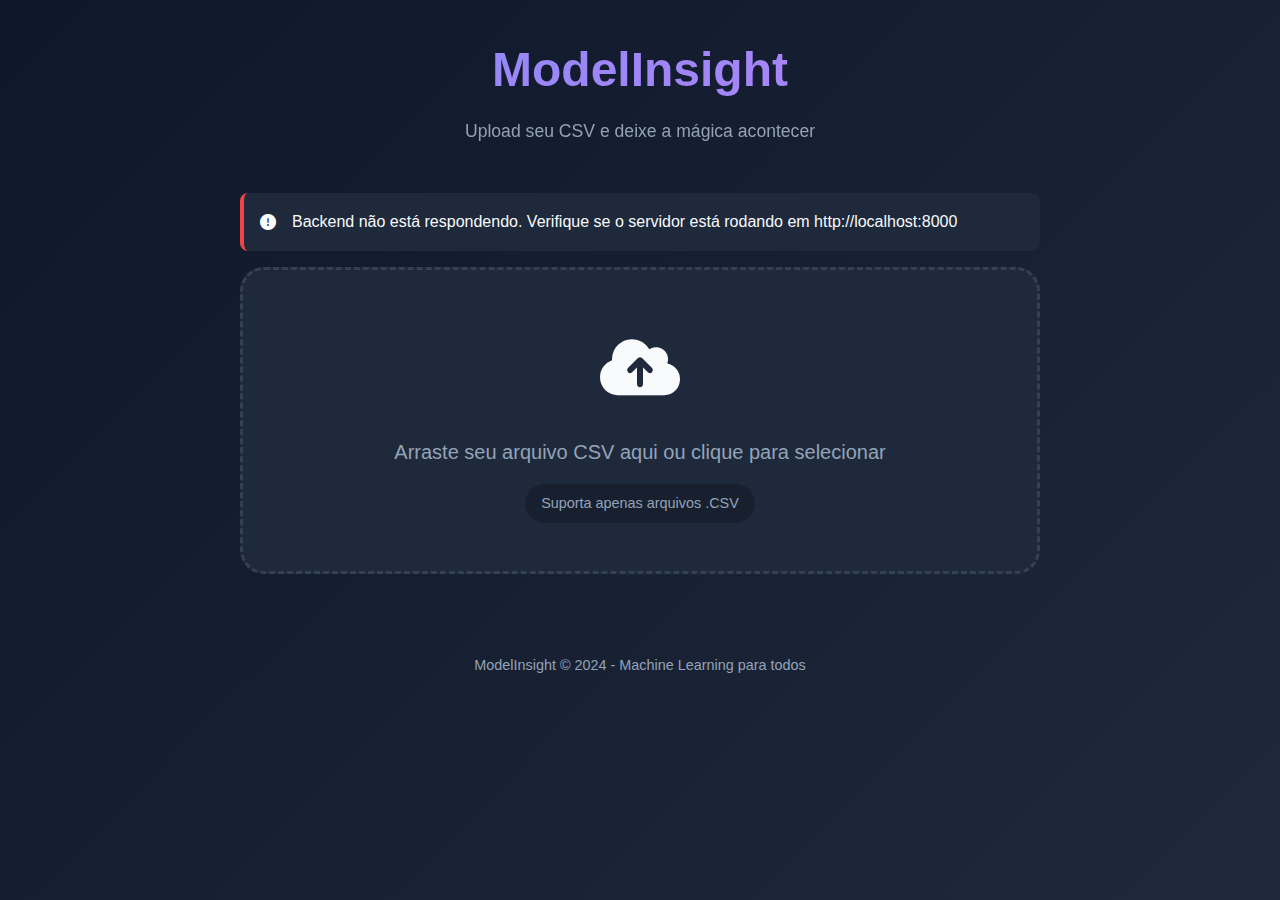
<file: modelinsight/frontend/index.html>
<!DOCTYPE html>
<html lang="pt-BR">
<head>
    <meta charset="UTF-8">
    <meta name="viewport" content="width=device-width, initial-scale=1.0">
    <title>ModelInsight - Upload de Dados</title>
    
    <!-- Font Awesome para ícones -->
    <link rel="stylesheet" href="https://cdnjs.cloudflare.com/ajax/libs/font-awesome/6.4.0/css/all.min.css">
    
    <!-- CSS Personalizado -->
    <link rel="stylesheet" href="css/styles.css">
</head>
<body>
    <div class="container">
        <header class="header">
            <h1>ModelInsight</h1>
            <p>Upload seu CSV e deixe a mágica acontecer</p>
        </header>
        
        <div class="upload-container">
            <!-- Área de Upload -->
            <div class="upload-area" id="uploadArea">
                <div class="upload-icon">
                    <i class="fas fa-cloud-upload-alt"></i>
                </div>
                <div class="upload-text">
                    Arraste seu arquivo CSV aqui ou clique para selecionar
                </div>
                <div class="upload-hint">
                    Suporta apenas arquivos .CSV
                </div>
                <input type="file" id="fileInput" accept=".csv" hidden>
            </div>
            
            <!-- Info do Arquivo -->
            <div class="file-info" id="fileInfo">
                <i class="fas fa-file-csv"></i>
                <span class="file-name" id="fileName"></span>
                <span>selecionado com sucesso!</span>
            </div>
            
            <!-- Formulário de Configuração -->
            <div class="config-form" id="configForm">
                <div class="form-group">
                    <label for="columnSelect">
                        <i class="fas fa-bullseye"></i>
                        Coluna Alvo (o que quer prever?)
                    </label>
                    <select id="columnSelect" required>
                        <option value="">Selecione a coluna alvo</option>
                    </select>
                </div>
                
                <div class="form-group">
                    <label for="problemType">
                        <i class="fas fa-cogs"></i>
                        Tipo de Problema
                    </label>
                    <select id="problemType" required>
                        <option value="regression">Regressão (prever números)</option>
                        <option value="classification">Classificação (prever categorias)</option>
                    </select>
                </div>
                
                <button class="btn" id="trainBtn">
                    <i class="fas fa-brain"></i>
                    Treinar Modelos
                </button>
            </div>
            
            <!-- Loading -->
            <div class="loading" id="loading">
                <div class="spinner"></div>
                <h3>Processando seus dados</h3>
                <div class="progress-bar">
                    <div class="progress-fill" id="progressFill"></div>
                </div>
                <p id="statusMessage">Iniciando upload...</p>
            </div>
        </div>
        
        <footer class="footer">
            <p>ModelInsight &copy; 2024 - Machine Learning para todos</p>
        </footer>
    </div>
    
    <!-- GSAP para animações -->
    <script src="https://cdnjs.cloudflare.com/ajax/libs/gsap/3.12.2/gsap.min.js"></script>
    
    <!-- JavaScript -->
    <script src="js/api.js"></script>
    <script src="js/upload.js"></script>
</body>
</html>
</file>
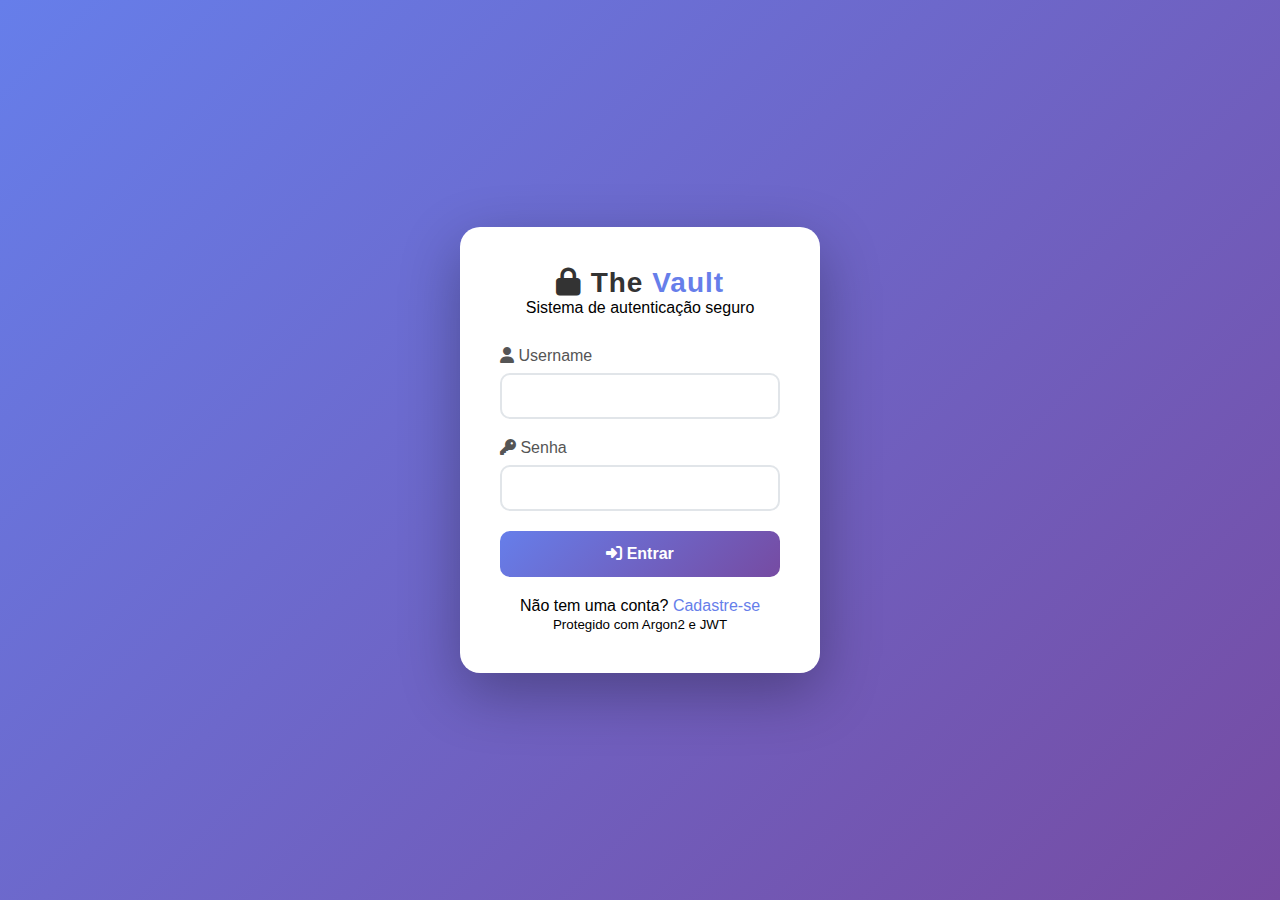
<file: the vault/frontend/index.html>
<!DOCTYPE html>
<html lang="pt-BR">
<head>
    <meta charset="UTF-8">
    <meta name="viewport" content="width=device-width, initial-scale=1.0">
    <title>The Vault - Login</title>
    <link rel="stylesheet" href="css/style.css">
    <link rel="stylesheet" href="https://cdnjs.cloudflare.com/ajax/libs/font-awesome/6.4.0/css/all.min.css">
</head>
<body>
    <div class="container">
        <div class="auth-card">
            <div class="logo">
                <h1><i class="fas fa-lock"></i> The <span>Vault</span></h1>
                <p>Sistema de autenticação seguro</p>
            </div>
            
            <div id="alert" class="alert"></div>
            
            <form id="loginForm">
                <div class="form-group">
                    <label for="username"><i class="fas fa-user"></i> Username</label>
                    <input type="text" id="username" name="username" required>
                </div>
                
                <div class="form-group">
                    <label for="password"><i class="fas fa-key"></i> Senha</label>
                    <input type="password" id="password" name="password" required>
                </div>
                
                <button type="submit" class="btn">
                    <i class="fas fa-sign-in-alt"></i> Entrar
                </button>
            </form>
            
            <div class="links">
                <p>Não tem uma conta? <a href="register.html">Cadastre-se</a></p>
                <p><small>Protegido com Argon2 e JWT</small></p>
            </div>
        </div>
    </div>
    
    <script src="js/auth.js"></script>
</body>
</html>
</file>
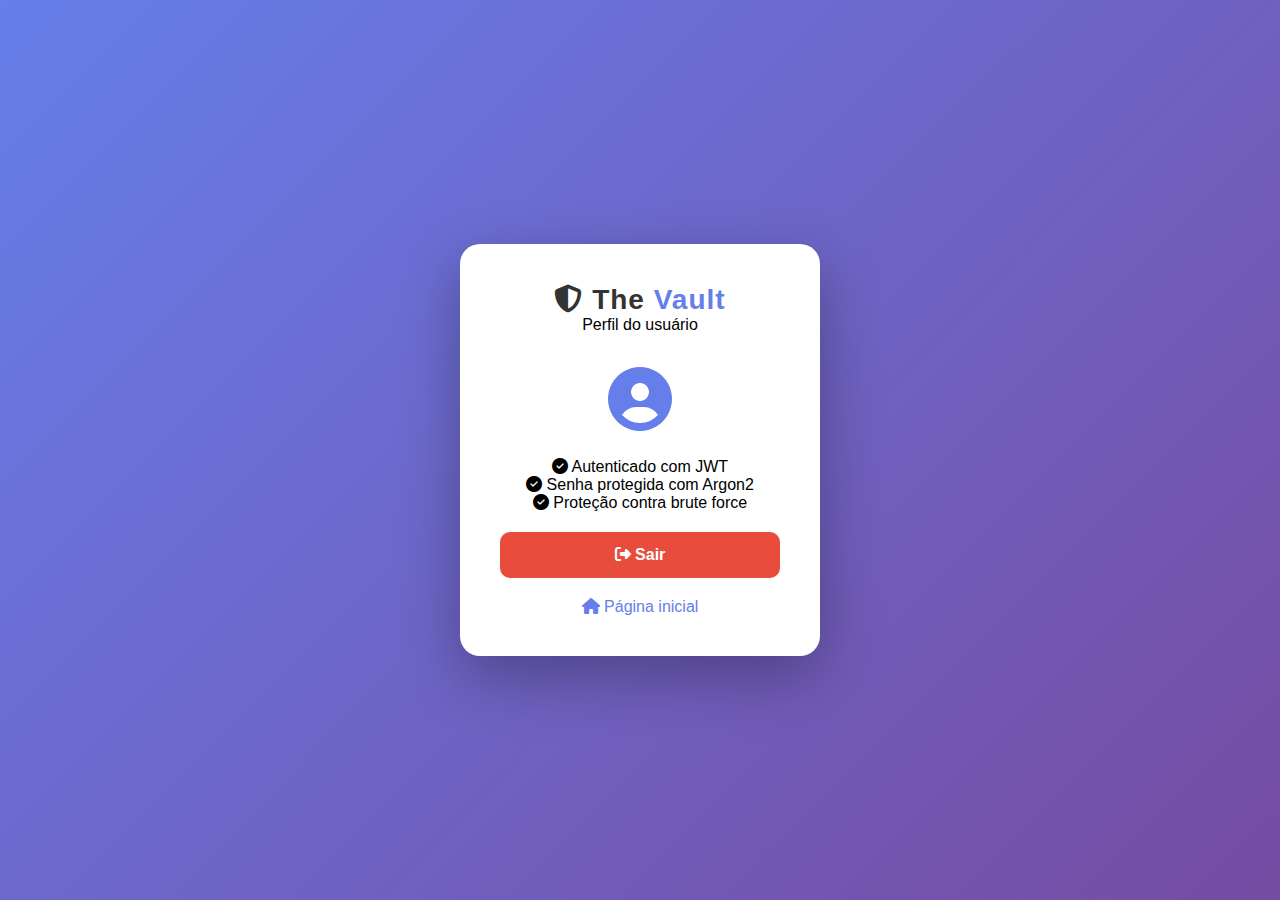
<file: the vault/frontend/profile.html>
<!DOCTYPE html>
<html lang="pt-BR">
<head>
    <meta charset="UTF-8">
    <meta name="viewport" content="width=device-width, initial-scale=1.0">
    <title>The Vault - Perfil</title>
    <link rel="stylesheet" href="css/style.css">
    <link rel="stylesheet" href="https://cdnjs.cloudflare.com/ajax/libs/font-awesome/6.4.0/css/all.min.css">
</head>
<body>
    <div class="container">
        <div class="auth-card profile-card">
            <div class="logo">
                <h1><i class="fas fa-shield-alt"></i> The <span>Vault</span></h1>
                <p>Perfil do usuário</p>
            </div>
            
            <div class="profile-icon">
                <i class="fas fa-user-circle"></i>
            </div>
            
            <div id="profileInfo">
                <!-- Informações do perfil serão carregadas aqui -->
            </div>
            
            <div class="security-info">
                <p><i class="fas fa-check-circle"></i> Autenticado com JWT</p>
                <p><i class="fas fa-check-circle"></i> Senha protegida com Argon2</p>
                <p><i class="fas fa-check-circle"></i> Proteção contra brute force</p>
            </div>
            
            <button id="logoutBtn" class="btn logout-btn">
                <i class="fas fa-sign-out-alt"></i> Sair
            </button>
            
            <div class="links">
                <p><a href="index.html"><i class="fas fa-home"></i> Página inicial</a></p>
            </div>
        </div>
    </div>
    
    <script src="js/auth.js"></script>
</body>
</html>
</file>
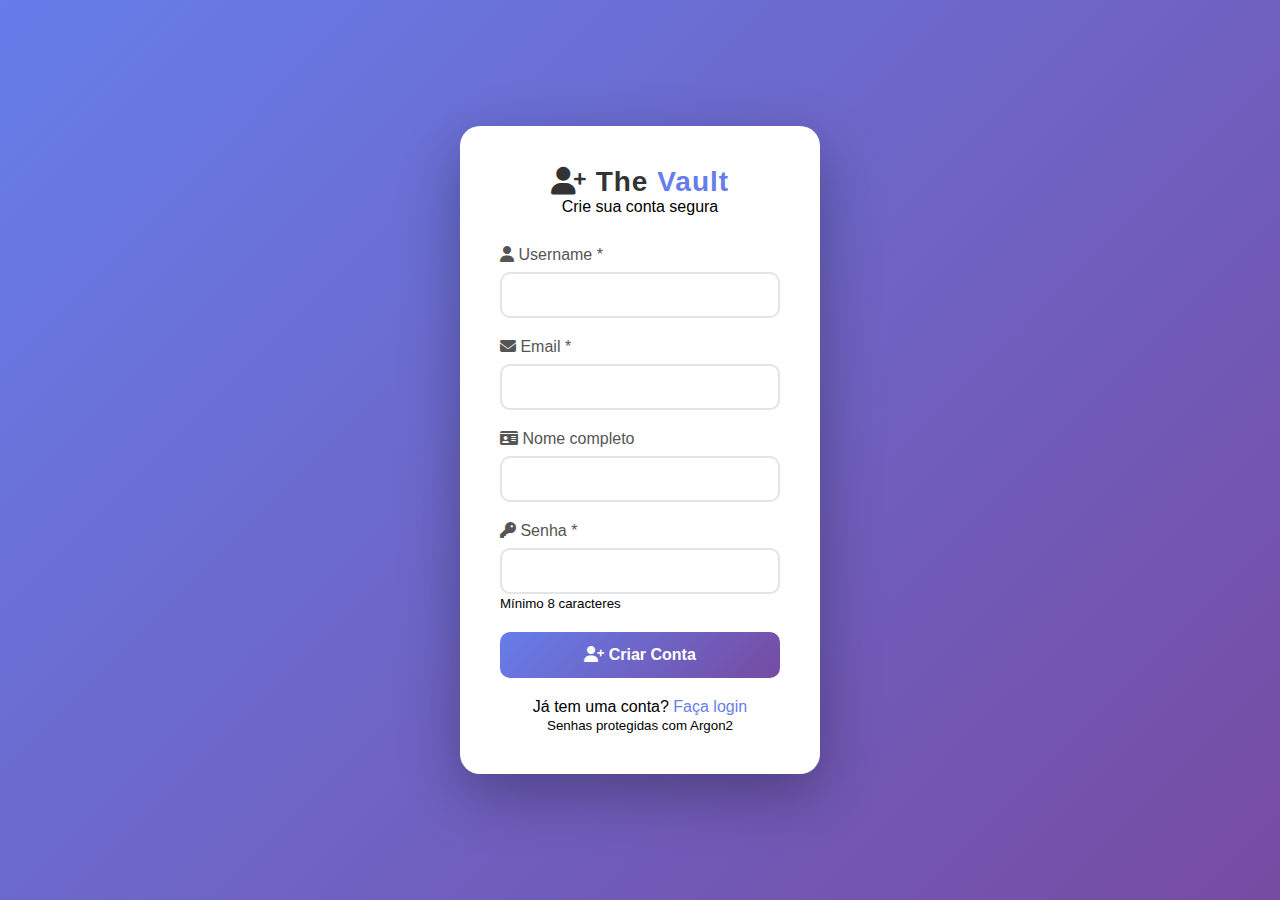
<file: the vault/frontend/register.html>
<!DOCTYPE html>
<html lang="pt-BR">
<head>
    <meta charset="UTF-8">
    <meta name="viewport" content="width=device-width, initial-scale=1.0">
    <title>The Vault - Cadastro</title>
    <link rel="stylesheet" href="css/style.css">
    <link rel="stylesheet" href="https://cdnjs.cloudflare.com/ajax/libs/font-awesome/6.4.0/css/all.min.css">
</head>
<body>
    <div class="container">
        <div class="auth-card">
            <div class="logo">
                <h1><i class="fas fa-user-plus"></i> The <span>Vault</span></h1>
                <p>Crie sua conta segura</p>
            </div>
            
            <div id="alert" class="alert"></div>
            
            <form id="registerForm">
                <div class="form-group">
                    <label for="username"><i class="fas fa-user"></i> Username *</label>
                    <input type="text" id="username" name="username" required>
                </div>
                
                <div class="form-group">
                    <label for="email"><i class="fas fa-envelope"></i> Email *</label>
                    <input type="email" id="email" name="email" required>
                </div>
                
                <div class="form-group">
                    <label for="fullName"><i class="fas fa-id-card"></i> Nome completo</label>
                    <input type="text" id="fullName" name="fullName">
                </div>
                
                <div class="form-group">
                    <label for="password"><i class="fas fa-key"></i> Senha *</label>
                    <input type="password" id="password" name="password" required minlength="8">
                    <small>Mínimo 8 caracteres</small>
                </div>
                
                <button type="submit" class="btn">
                    <i class="fas fa-user-plus"></i> Criar Conta
                </button>
            </form>
            
            <div class="links">
                <p>Já tem uma conta? <a href="index.html">Faça login</a></p>
                <p><small>Senhas protegidas com Argon2</small></p>
            </div>
        </div>
    </div>
    
    <script src="js/auth.js"></script>
</body>
</html>
</file>
<file: the vault/frontend/css/style.css>
* {
    margin: 0;
    padding: 0;
    box-sizing: border-box;
}

body {
    font-family: 'Segoe UI', Tahoma, Geneva, Verdana, sans-serif;
    background: linear-gradient(135deg, #667eea 0%, #764ba2 100%);
    min-height: 100vh;
    display: flex;
    justify-content: center;
    align-items: center;
}

.container {
    max-width: 400px;
    width: 100%;
    padding: 20px;
}

.auth-card {
    background: white;
    border-radius: 20px;
    padding: 40px;
    box-shadow: 0 20px 60px rgba(0, 0, 0, 0.3);
    transition: transform 0.3s ease;
}

.auth-card:hover {
    transform: translateY(-5px);
}

.logo {
    text-align: center;
    margin-bottom: 30px;
}

.logo h1 {
    color: #333;
    font-size: 28px;
    font-weight: 700;
    letter-spacing: 1px;
}

.logo span {
    color: #667eea;
}

.form-group {
    margin-bottom: 20px;
}

.form-group label {
    display: block;
    margin-bottom: 8px;
    color: #555;
    font-weight: 500;
}

.form-group input {
    width: 100%;
    padding: 12px 16px;
    border: 2px solid #e1e5e9;
    border-radius: 10px;
    font-size: 16px;
    transition: border-color 0.3s ease;
}

.form-group input:focus {
    outline: none;
    border-color: #667eea;
}

.btn {
    width: 100%;
    padding: 14px;
    background: linear-gradient(135deg, #667eea 0%, #764ba2 100%);
    color: white;
    border: none;
    border-radius: 10px;
    font-size: 16px;
    font-weight: 600;
    cursor: pointer;
    transition: transform 0.3s ease;
}

.btn:hover {
    transform: translateY(-2px);
}

.btn:disabled {
    opacity: 0.6;
    cursor: not-allowed;
    transform: none;
}

.links {
    text-align: center;
    margin-top: 20px;
}

.links a {
    color: #667eea;
    text-decoration: none;
    font-weight: 500;
}

.links a:hover {
    text-decoration: underline;
}

.alert {
    padding: 12px;
    border-radius: 8px;
    margin-bottom: 20px;
    display: none;
}

.alert-success {
    background-color: #d4edda;
    color: #155724;
    border: 1px solid #c3e6cb;
}

.alert-error {
    background-color: #f8d7da;
    color: #721c24;
    border: 1px solid #f5c6cb;
}

.profile-card {
    text-align: center;
}

.profile-icon {
    font-size: 64px;
    color: #667eea;
    margin-bottom: 20px;
}

.profile-info {
    margin-bottom: 30px;
}

.profile-info p {
    margin: 10px 0;
    color: #555;
}

.logout-btn {
    background: #e74c3c;
    margin-top: 20px;
}
</file>
<file: modelinsight/frontend/css/styles.css>
/* Reset e estilos globais */
* {
    margin: 0;
    padding: 0;
    box-sizing: border-box;
}

:root {
    --primary-color: #6366f1;
    --primary-hover: #4f46e5;
    --success-color: #10b981;
    --danger-color: #ef4444;
    --warning-color: #f59e0b;
    --dark-bg: #0f172a;
    --card-bg: #1e293b;
    --text-primary: #f8fafc;
    --text-secondary: #94a3b8;
    --border-color: #334155;
}

body {
    font-family: -apple-system, BlinkMacSystemFont, 'Segoe UI', Roboto, Oxygen, Ubuntu, sans-serif;
    background: linear-gradient(135deg, #0f172a 0%, #1e293b 100%);
    color: var(--text-primary);
    min-height: 100vh;
    line-height: 1.6;
}

.container {
    max-width: 1400px;
    margin: 0 auto;
    padding: 2rem;
}

/* Header */
.header {
    text-align: center;
    margin-bottom: 3rem;
}

.header h1 {
    font-size: 3rem;
    font-weight: 700;
    background: linear-gradient(135deg, #818cf8, #c084fc);
    -webkit-background-clip: text;
    -webkit-text-fill-color: transparent;
    margin-bottom: 0.5rem;
}

.header p {
    color: var(--text-secondary);
    font-size: 1.1rem;
}

/* Upload Area */
.upload-container {
    max-width: 800px;
    margin: 0 auto 3rem;
}

.upload-area {
    background: var(--card-bg);
    border: 3px dashed var(--border-color);
    border-radius: 1.5rem;
    padding: 3rem;
    text-align: center;
    cursor: pointer;
    transition: all 0.3s ease;
    position: relative;
    overflow: hidden;
}

.upload-area:hover, .upload-area.dragover {
    border-color: var(--primary-color);
    background: rgba(99, 102, 241, 0.1);
    transform: scale(1.02);
}

.upload-icon {
    font-size: 4rem;
    margin-bottom: 1rem;
}

.upload-text {
    font-size: 1.25rem;
    color: var(--text-secondary);
    margin-bottom: 1rem;
}

.upload-hint {
    font-size: 0.9rem;
    color: var(--text-secondary);
    background: rgba(0, 0, 0, 0.2);
    padding: 0.5rem 1rem;
    border-radius: 2rem;
    display: inline-block;
}

.file-info {
    margin-top: 1rem;
    padding: 1rem;
    background: rgba(99, 102, 241, 0.1);
    border-radius: 1rem;
    display: none;
}

.file-info.active {
    display: block;
    animation: slideIn 0.3s ease;
}

.file-name {
    font-weight: 600;
    color: var(--primary-color);
}

/* Formulário de Configuração */
.config-form {
    background: var(--card-bg);
    border-radius: 1rem;
    padding: 2rem;
    margin-top: 2rem;
    display: none;
}

.config-form.active {
    display: block;
    animation: slideIn 0.3s ease;
}

.form-group {
    margin-bottom: 1.5rem;
}

.form-group label {
    display: block;
    margin-bottom: 0.5rem;
    color: var(--text-secondary);
    font-weight: 500;
}

.form-group select, .form-group input {
    width: 100%;
    padding: 0.75rem 1rem;
    background: var(--dark-bg);
    border: 2px solid var(--border-color);
    border-radius: 0.75rem;
    color: var(--text-primary);
    font-size: 1rem;
    transition: all 0.3s ease;
}

.form-group select:focus, .form-group input:focus {
    outline: none;
    border-color: var(--primary-color);
}

.btn {
    background: var(--primary-color);
    color: white;
    border: none;
    padding: 1rem 2rem;
    border-radius: 0.75rem;
    font-size: 1rem;
    font-weight: 600;
    cursor: pointer;
    transition: all 0.3s ease;
    width: 100%;
}

.btn:hover:not(:disabled) {
    background: var(--primary-hover);
    transform: translateY(-2px);
    box-shadow: 0 10px 20px rgba(99, 102, 241, 0.3);
}

.btn:disabled {
    opacity: 0.5;
    cursor: not-allowed;
}

/* Loading */
.loading {
    display: none;
    text-align: center;
    padding: 3rem;
}

.loading.active {
    display: block;
}

.spinner {
    width: 50px;
    height: 50px;
    border: 5px solid var(--border-color);
    border-top-color: var(--primary-color);
    border-radius: 50%;
    animation: spin 1s linear infinite;
    margin: 0 auto 1rem;
}

.progress-bar {
    width: 100%;
    height: 10px;
    background: var(--border-color);
    border-radius: 5px;
    overflow: hidden;
    margin: 1rem 0;
}

.progress-fill {
    height: 100%;
    background: linear-gradient(90deg, var(--primary-color), var(--success-color));
    width: 0%;
    transition: width 0.3s ease;
}

/* Dashboard */
.dashboard-header {
    display: flex;
    justify-content: space-between;
    align-items: center;
    margin-bottom: 2rem;
    flex-wrap: wrap;
    gap: 1rem;
}

.model-selector {
    display: flex;
    gap: 0.5rem;
    flex-wrap: wrap;
}

.model-btn {
    background: var(--card-bg);
    color: var(--text-secondary);
    border: 2px solid var(--border-color);
    padding: 0.75rem 1.5rem;
    border-radius: 2rem;
    cursor: pointer;
    transition: all 0.3s ease;
    font-weight: 500;
}

.model-btn:hover {
    border-color: var(--primary-color);
    color: var(--text-primary);
}

.model-btn.active {
    background: var(--primary-color);
    border-color: var(--primary-color);
    color: white;
}

.model-btn.best {
    position: relative;
    overflow: hidden;
}

.model-btn.best::after {
    content: "🏆";
    position: absolute;
    top: -5px;
    right: -5px;
    font-size: 1rem;
}

/* Cards de Métricas */
.metrics-grid {
    display: grid;
    grid-template-columns: repeat(auto-fit, minmax(250px, 1fr));
    gap: 1.5rem;
    margin-bottom: 2rem;
}

.metric-card {
    background: var(--card-bg);
    border-radius: 1rem;
    padding: 1.5rem;
    text-align: center;
    border: 2px solid var(--border-color);
    transition: all 0.3s ease;
}

.metric-card:hover {
    transform: translateY(-5px);
    border-color: var(--primary-color);
}

.metric-value {
    font-size: 2.5rem;
    font-weight: 700;
    color: var(--primary-color);
    margin: 0.5rem 0;
}

.metric-label {
    color: var(--text-secondary);
    font-size: 0.9rem;
    text-transform: uppercase;
    letter-spacing: 1px;
}

/* Dashboards Lado a Lado */
.dashboards-container {
    display: grid;
    grid-template-columns: 1fr 1fr;
    gap: 2rem;
    margin: 2rem 0;
}

.dashboard-panel {
    background: var(--card-bg);
    border-radius: 1.5rem;
    padding: 1.5rem;
    border: 2px solid var(--border-color);
}

.dashboard-panel h3 {
    margin-bottom: 1.5rem;
    color: var(--text-secondary);
    display: flex;
    align-items: center;
    gap: 0.5rem;
}

.dashboard-panel h3 i {
    color: var(--primary-color);
}

.chart-container {
    position: relative;
    height: 400px;
    margin-bottom: 1rem;
}

/* Tabela de Dados */
.data-table-container {
    background: var(--card-bg);
    border-radius: 1rem;
    padding: 1.5rem;
    margin-top: 2rem;
    overflow-x: auto;
}

.data-table {
    width: 100%;
    border-collapse: collapse;
}

.data-table th {
    background: var(--dark-bg);
    color: var(--text-secondary);
    font-weight: 600;
    padding: 1rem;
    text-align: left;
    position: sticky;
    top: 0;
}

.data-table td {
    padding: 0.75rem 1rem;
    border-bottom: 1px solid var(--border-color);
}

.data-table tr:hover {
    background: rgba(99, 102, 241, 0.1);
}

/* Alertas */
.alert {
    background: var(--card-bg);
    border-left: 4px solid;
    border-radius: 0.5rem;
    padding: 1rem;
    margin: 1rem 0;
    display: flex;
    align-items: center;
    gap: 1rem;
}

.alert.error {
    border-color: var(--danger-color);
}

.alert.success {
    border-color: var(--success-color);
}

.alert.warning {
    border-color: var(--warning-color);
}

/* Utilitários */
.text-success { color: var(--success-color); }
.text-danger { color: var(--danger-color); }
.text-warning { color: var(--warning-color); }

/* Footer */
.footer {
    text-align: center;
    padding: 2rem;
    color: var(--text-secondary);
    font-size: 0.9rem;
}

/* Keyframes para animações */
@keyframes slideIn {
    from {
        opacity: 0;
        transform: translateY(20px);
    }
    to {
        opacity: 1;
        transform: translateY(0);
    }
}

@keyframes spin {
    to { transform: rotate(360deg); }
}

/* Responsividade */
@media (max-width: 768px) {
    .container {
        padding: 1rem;
    }
    
    .header h1 {
        font-size: 2rem;
    }
    
    .dashboards-container {
        grid-template-columns: 1fr;
    }
    
    .metrics-grid {
        grid-template-columns: repeat(2, 1fr);
    }
    
    .dashboard-header {
        flex-direction: column;
        align-items: stretch;
    }
    
    .model-selector {
        justify-content: center;
    }
}
</file>
